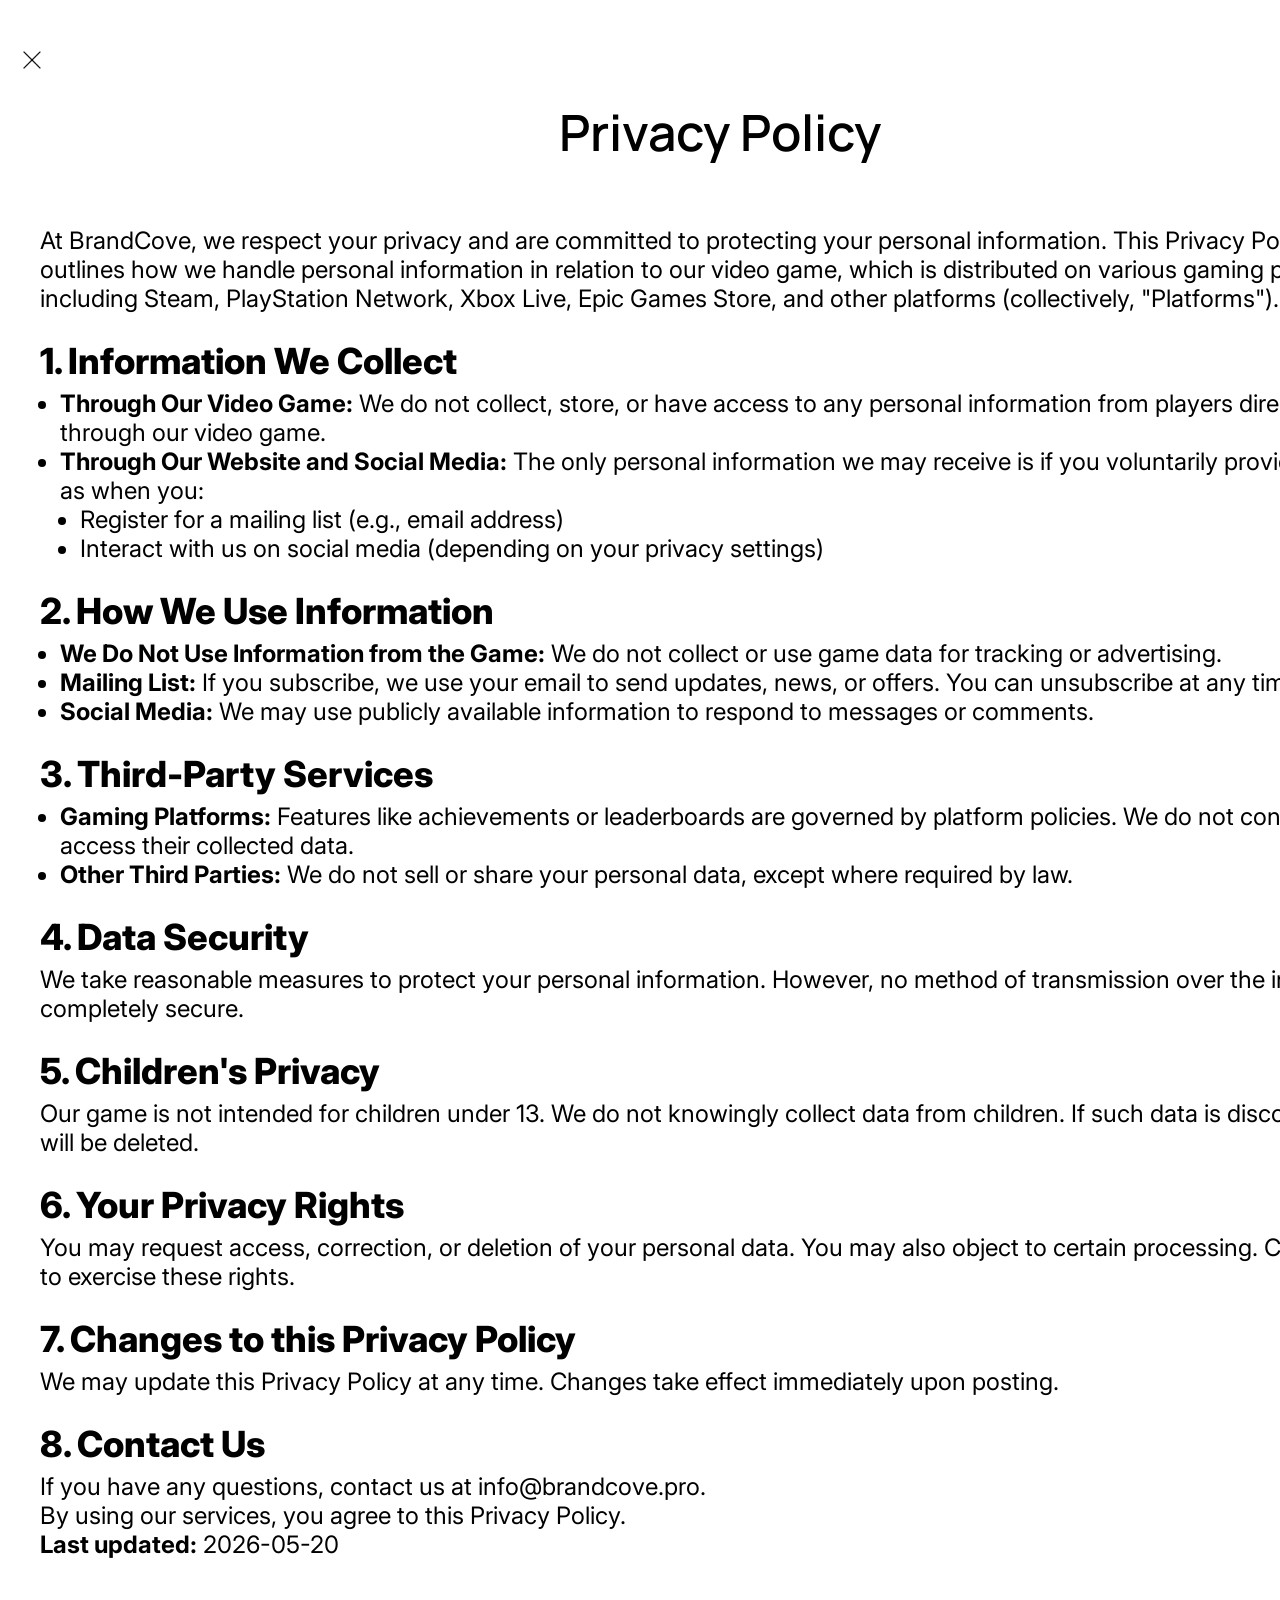
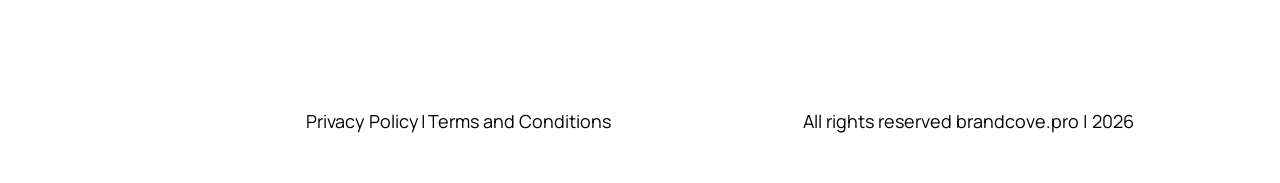
<file: policy.html>
<!doctype html>
<html lang="en">
  <head>
    <meta charset="UTF-8" />
    <meta name="viewport" content="width=device-width, initial-scale=1.0" />

    <title>Privacy Policy</title>
    <link rel="icon" href="img/image 1.png" />

    <link rel="stylesheet" type="text/css" href="slick/slick.css" />
    <link rel="stylesheet" href="css/main.css" />
  </head>

  <body>
    <header class="p-m-header p-m-header-terms">
      <div class="p-m-header-background"></div>
      <nav class="p-m-navigation">
        <ul class="p-m-navigation-list-terms">
          <li class="p-m-navigation-item">
            <a href="/">
              <img
                class="p-m-header-terms-img"
                alt="logo"
                src="img/akar-icons_cross.png"
              />
            </a>
          </li>
        </ul>
      </nav>
    </header>

    <main style="background: #ffffff">
      <div class="p-m-policy-terms-container">
        <h1>Privacy Policy</h1>

        <p>
          At <span class="name">BrandCove</span>, we respect your privacy and
          are committed to protecting your personal information. This Privacy
          Policy outlines how we handle personal information in relation to our
          video game, which is distributed on various gaming platforms,
          including Steam, PlayStation Network, Xbox Live, Epic Games Store, and
          other platforms (collectively, "Platforms").
        </p>

        <section>
          <h2>1. Information We Collect</h2>
          <ul>
            <li>
              <strong>Through Our Video Game:</strong>
              We do not collect, store, or have access to any personal
              information from players directly through our video game.
            </li>
            <li>
              <strong>Through Our Website and Social Media:</strong>
              The only personal information we may receive is if you voluntarily
              provide it, such as when you:
              <ul>
                <li>Register for a mailing list (e.g., email address)</li>
                <li>
                  Interact with us on social media (depending on your privacy
                  settings)
                </li>
              </ul>
            </li>
          </ul>
        </section>

        <section>
          <h2>2. How We Use Information</h2>
          <ul>
            <li>
              <strong>We Do Not Use Information from the Game:</strong>
              We do not collect or use game data for tracking or advertising.
            </li>
            <li>
              <strong>Mailing List:</strong>
              If you subscribe, we use your email to send updates, news, or
              offers. You can unsubscribe at any time.
            </li>
            <li>
              <strong>Social Media:</strong>
              We may use publicly available information to respond to messages
              or comments.
            </li>
          </ul>
        </section>

        <section>
          <h2>3. Third-Party Services</h2>
          <ul>
            <li>
              <strong>Gaming Platforms:</strong>
              Features like achievements or leaderboards are governed by
              platform policies. We do not control or access their collected
              data.
            </li>
            <li>
              <strong>Other Third Parties:</strong>
              We do not sell or share your personal data, except where required
              by law.
            </li>
          </ul>
        </section>

        <section>
          <h2>4. Data Security</h2>
          <p>
            We take reasonable measures to protect your personal information.
            However, no method of transmission over the internet is completely
            secure.
          </p>
        </section>

        <section>
          <h2>5. Children's Privacy</h2>
          <p>
            Our game is not intended for children under 13. We do not knowingly
            collect data from children. If such data is discovered, it will be
            deleted.
          </p>
        </section>

        <section>
          <h2>6. Your Privacy Rights</h2>
          <p>
            You may request access, correction, or deletion of your personal
            data. You may also object to certain processing. Contact us to
            exercise these rights.
          </p>
        </section>

        <section>
          <h2>7. Changes to this Privacy Policy</h2>
          <p>
            We may update this Privacy Policy at any time. Changes take effect
            immediately upon posting.
          </p>
        </section>

        <section>
          <h2>8. Contact Us</h2>
          <p>
            If you have any questions, contact us at
            <a href="mailto:info@brandcove.pro"
              ><span class="domain">info@brandcove.pro</span></a
            >.
          </p>
        </section>

        <p>By using our services, you agree to this Privacy Policy.</p>

        <p>
          <strong>Last updated:</strong> <span class="date">2026-05-20</span>
        </p>
      </div>
    </main>

    <footer class="p-m-footer" style="margin: auto; background: #ffffff">
      <div class="p-m-footer-container">
        <div class="p-m-footer-wrapper">
          <a class="p-m-footer-text" href="/policy.html">Privacy Policy</a>
          <p class="p-m-footer-text">|</p>
          <a class="p-m-footer-text" href="/terms.html"
            >Terms and Conditions
          </a>
        </div>

        <p class="p-m-footer-copyright">
          All rights reserved brandcove.pro | 2026
        </p>
      </div>
    </footer>
    <script src="js/mobile-menu.js"></script>
  </body>
</html>
</file>
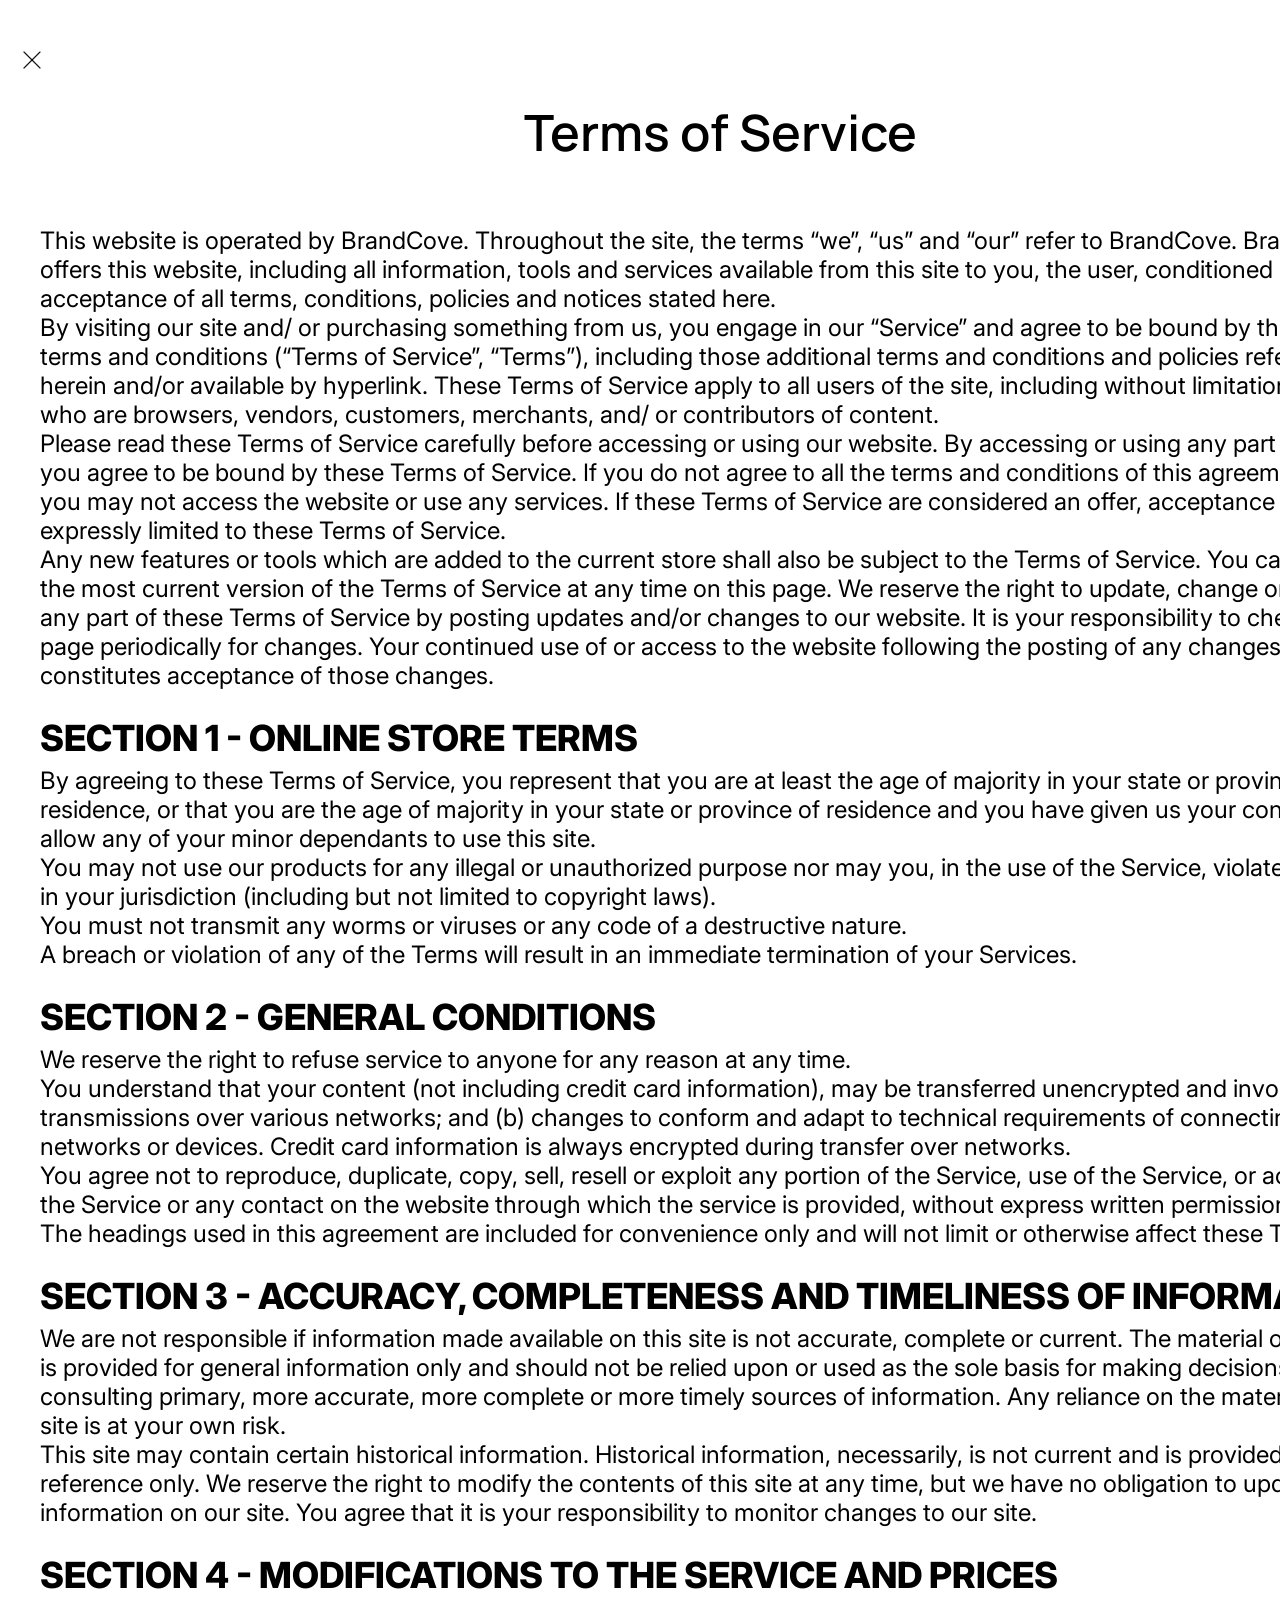
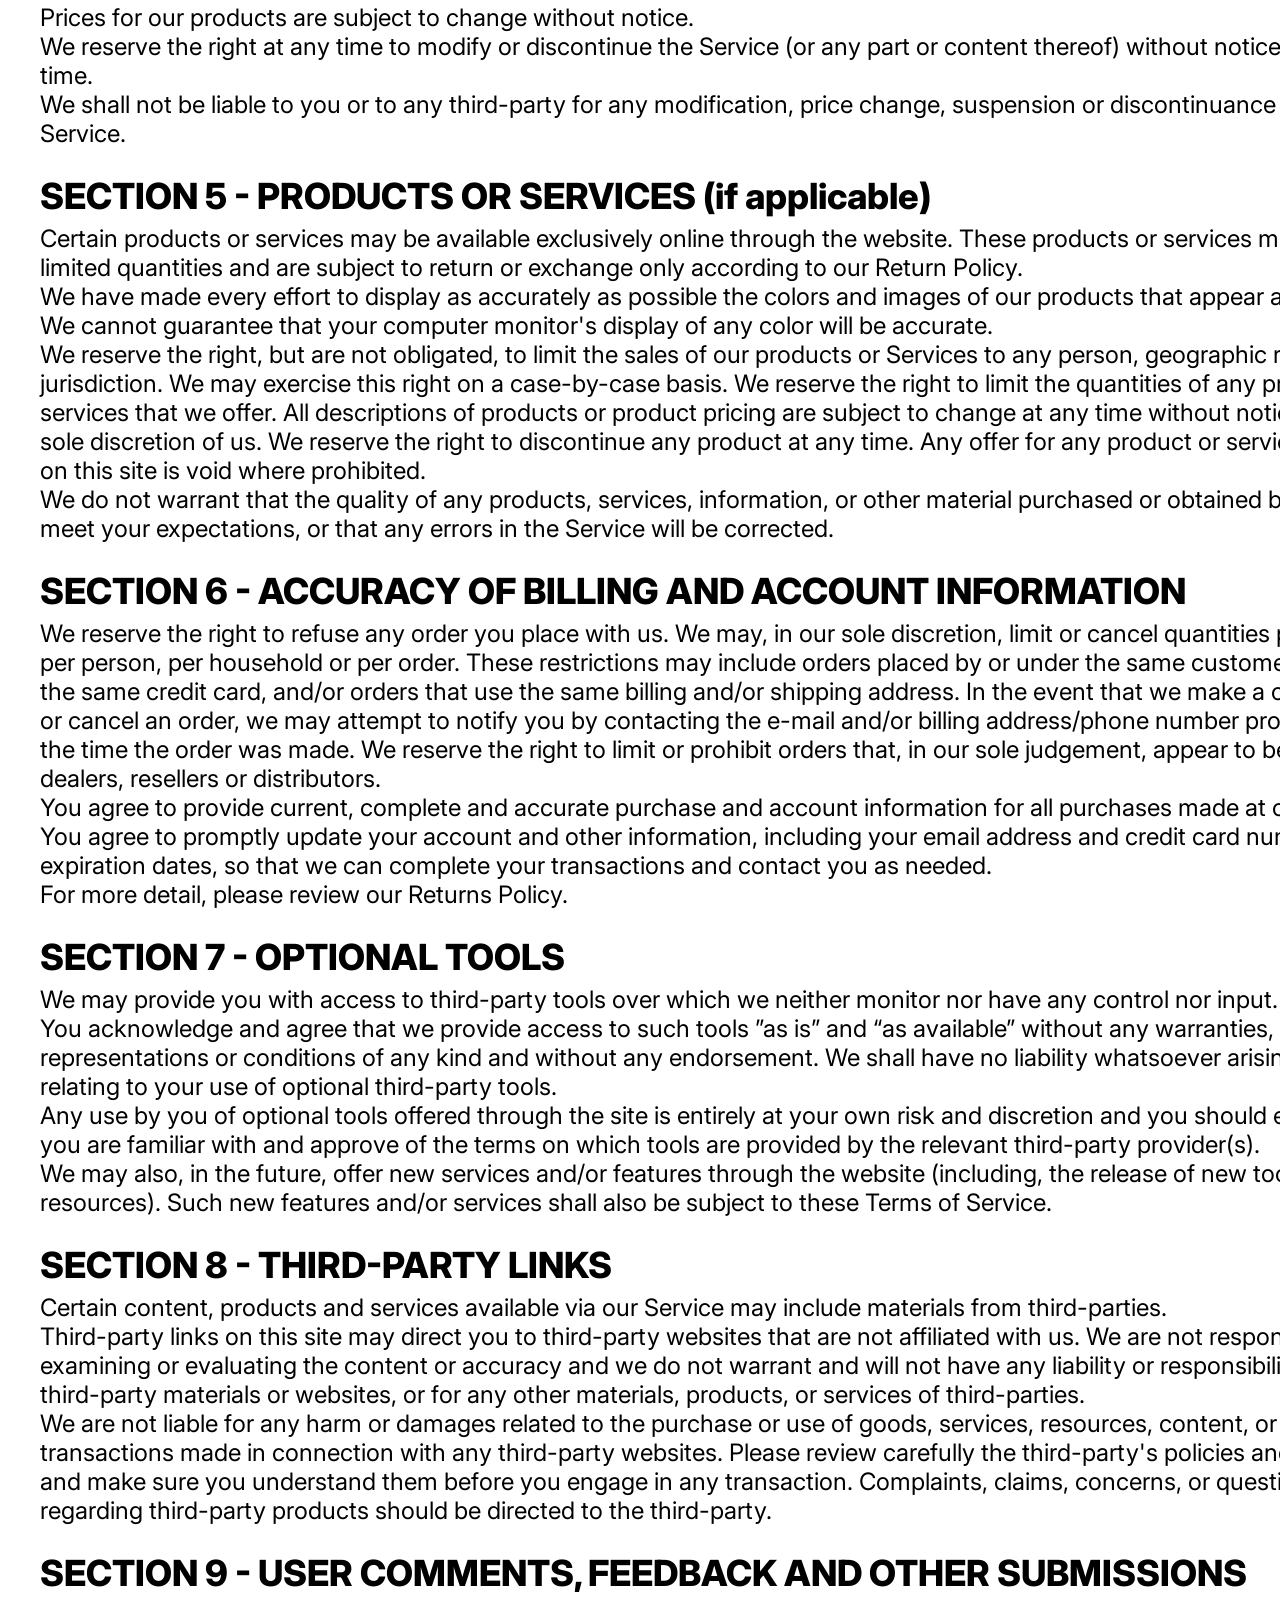
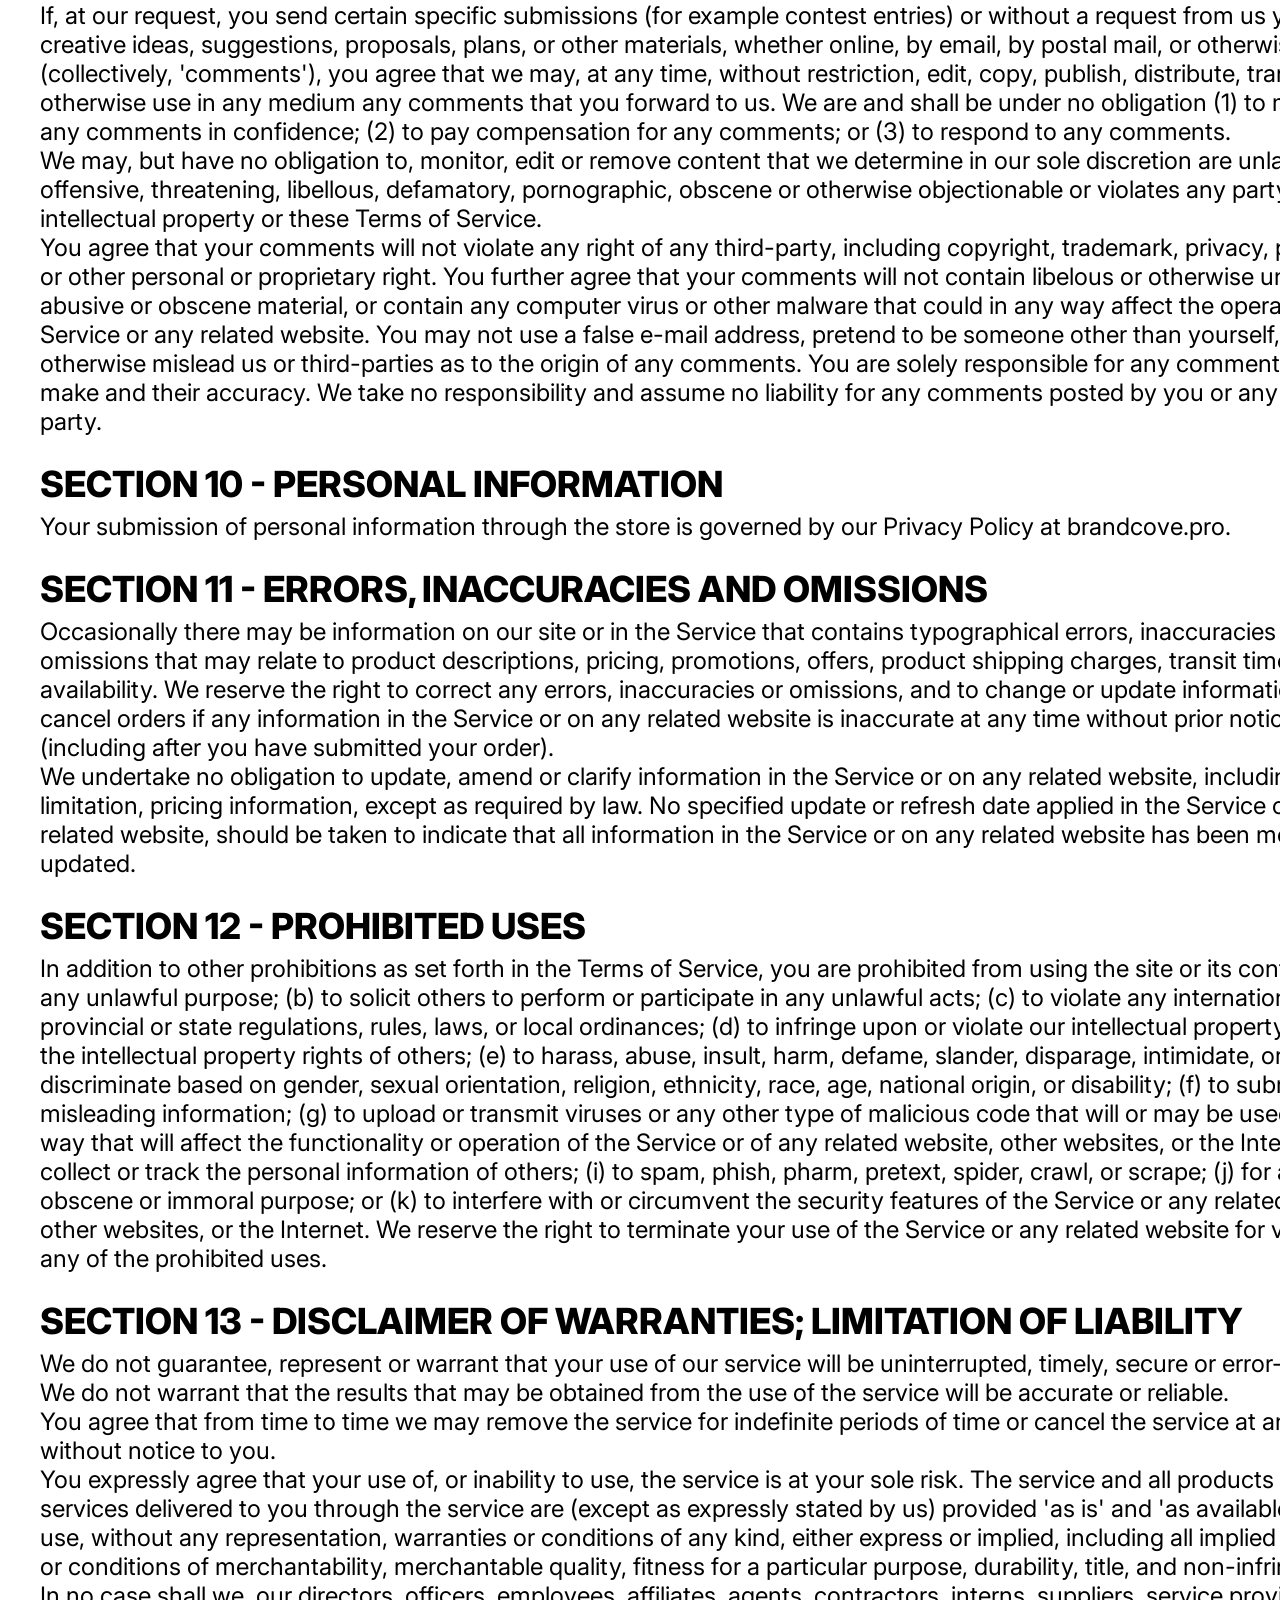
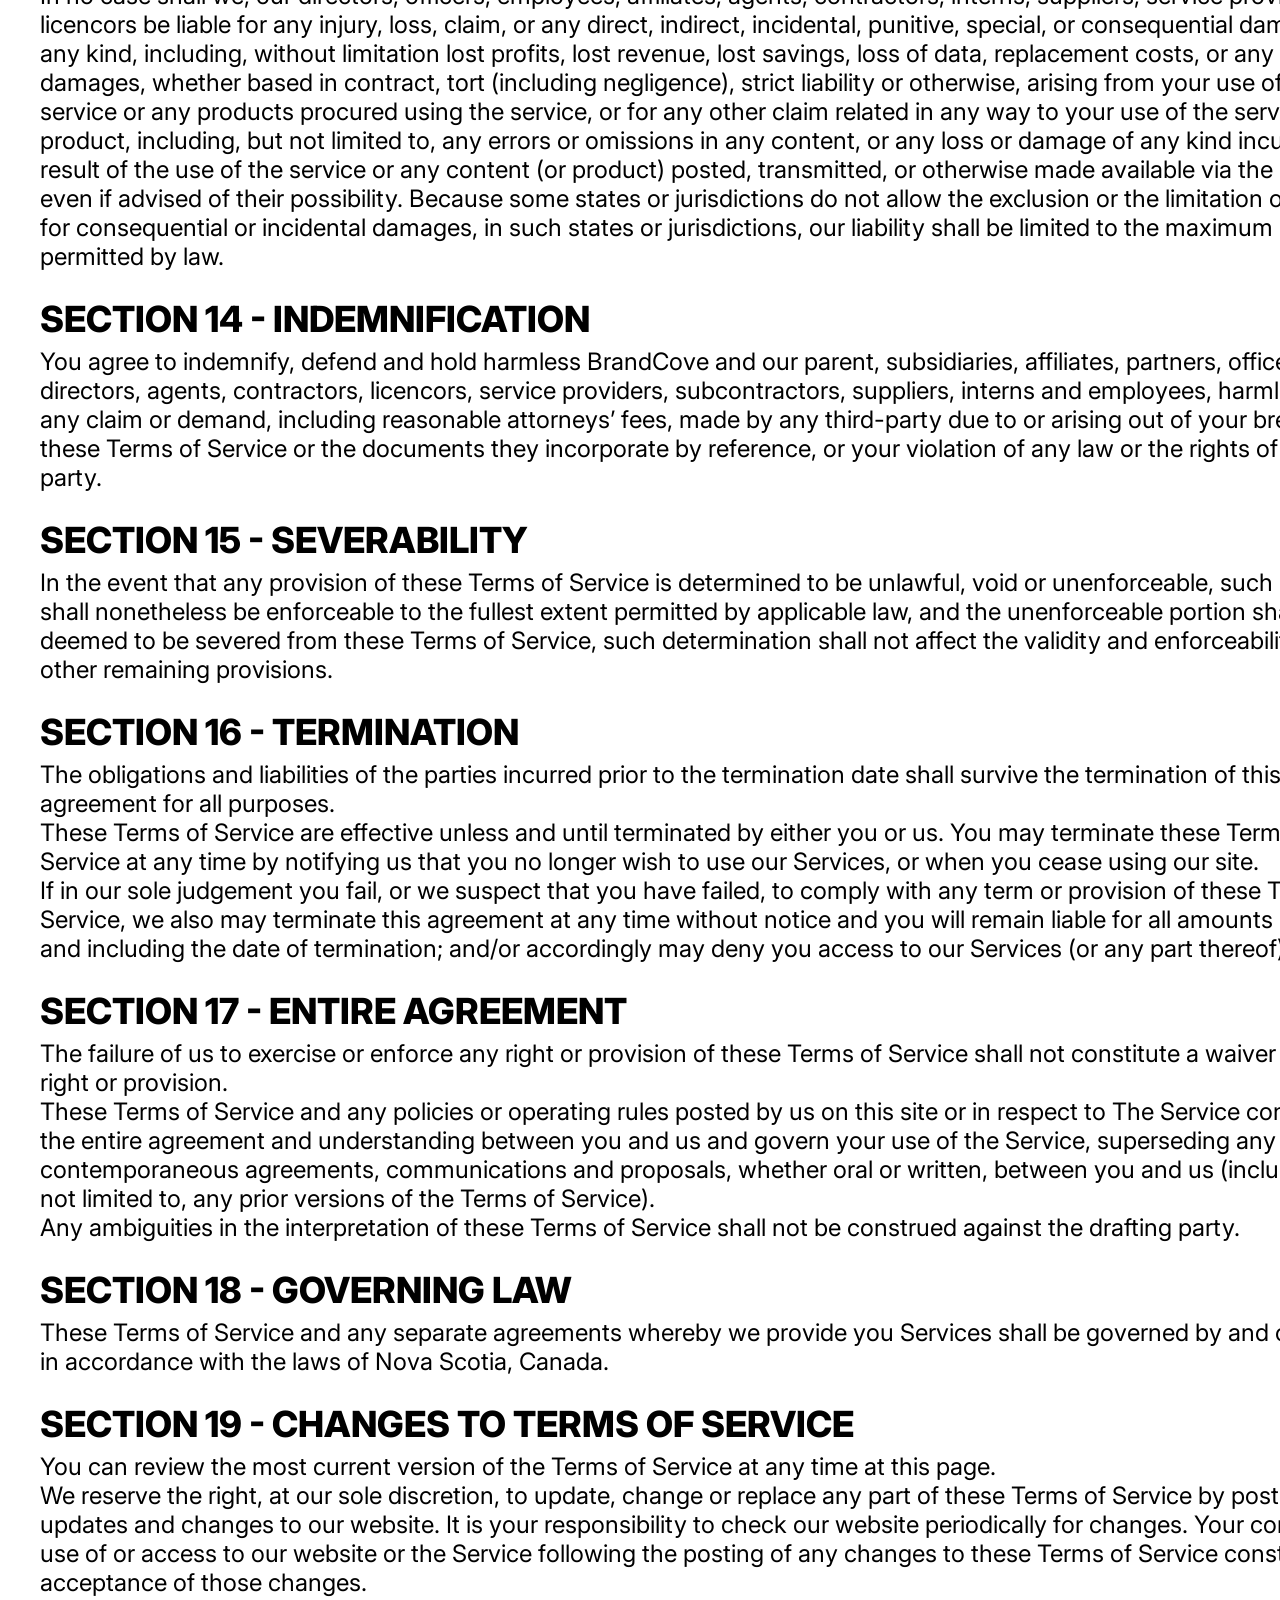
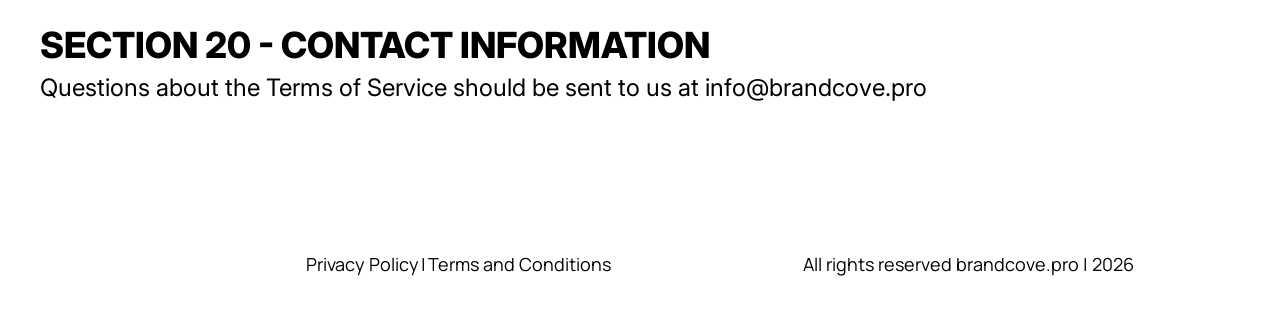
<file: terms.html>
<!doctype html>
<html lang="en">
  <head>
    <meta charset="UTF-8" />
    <meta name="viewport" content="width=device-width, initial-scale=1.0" />

    <title>Terms of Service</title>
    <link rel="icon" href="img/image 1.png" />

    <link rel="stylesheet" type="text/css" href="slick/slick.css" />
    <link rel="stylesheet" href="css/main.css" />
  </head>

  <body>
    <header class="p-m-header p-m-header-terms">
      <div class="p-m-header-background"></div>
      <nav class="p-m-navigation">
        <ul class="p-m-navigation-list-terms">
          <li class="p-m-navigation-item">
            <a href="/">
              <img
                class="p-m-header-terms-img"
                alt="logo"
                src="img/akar-icons_cross.png"
              />
            </a>
          </li>
        </ul>
      </nav>
    </header>
    <main>
      <section style="background: #ffffff">
        <div class="p-m-policy-terms-container">
          <h1>Terms of Service</h1>

          <p>
            This website is operated by <span class="name">BrandCove</span>.
            Throughout the site, the terms “we”, “us” and “our” refer to
            <span class="name">BrandCove</span>.
            <span class="name">BrandCove</span>
            offers this website, including all information, tools and services
            available from this site to you, the user, conditioned upon your
            acceptance of all terms, conditions, policies and notices stated
            here.
          </p>
          <p>
            By visiting our site and/ or purchasing something from us, you
            engage in our “Service” and agree to be bound by the following terms
            and conditions (“Terms of Service”, “Terms”), including those
            additional terms and conditions and policies referenced herein
            and/or available by hyperlink. These Terms of Service apply to all
            users of the site, including without limitation users who are
            browsers, vendors, customers, merchants, and/ or contributors of
            content.
          </p>
          <p>
            Please read these Terms of Service carefully before accessing or
            using our website. By accessing or using any part of the site, you
            agree to be bound by these Terms of Service. If you do not agree to
            all the terms and conditions of this agreement, then you may not
            access the website or use any services. If these Terms of Service
            are considered an offer, acceptance is expressly limited to these
            Terms of Service.
          </p>
          <p>
            Any new features or tools which are added to the current store shall
            also be subject to the Terms of Service. You can review the most
            current version of the Terms of Service at any time on this page. We
            reserve the right to update, change or replace any part of these
            Terms of Service by posting updates and/or changes to our website.
            It is your responsibility to check this page periodically for
            changes. Your continued use of or access to the website following
            the posting of any changes constitutes acceptance of those changes.
          </p>

          <h3>SECTION 1 - ONLINE STORE TERMS</h3>
          <p>
            By agreeing to these Terms of Service, you represent that you are at
            least the age of majority in your state or province of residence, or
            that you are the age of majority in your state or province of
            residence and you have given us your consent to allow any of your
            minor dependants to use this site.
          </p>
          <p>
            You may not use our products for any illegal or unauthorized purpose
            nor may you, in the use of the Service, violate any laws in your
            jurisdiction (including but not limited to copyright laws).
          </p>
          <p>
            You must not transmit any worms or viruses or any code of a
            destructive nature.
          </p>
          <p>
            A breach or violation of any of the Terms will result in an
            immediate termination of your Services.
          </p>

          <h3>SECTION 2 - GENERAL CONDITIONS</h3>
          <p>
            We reserve the right to refuse service to anyone for any reason at
            any time.
          </p>
          <p>
            You understand that your content (not including credit card
            information), may be transferred unencrypted and involve (a)
            transmissions over various networks; and (b) changes to conform and
            adapt to technical requirements of connecting networks or devices.
            Credit card information is always encrypted during transfer over
            networks.
          </p>
          <p>
            You agree not to reproduce, duplicate, copy, sell, resell or exploit
            any portion of the Service, use of the Service, or access to the
            Service or any contact on the website through which the service is
            provided, without express written permission by us.
          </p>
          <p>
            The headings used in this agreement are included for convenience
            only and will not limit or otherwise affect these Terms.
          </p>

          <h3>
            SECTION 3 - ACCURACY, COMPLETENESS AND TIMELINESS OF INFORMATION
          </h3>
          <p>
            We are not responsible if information made available on this site is
            not accurate, complete or current. The material on this site is
            provided for general information only and should not be relied upon
            or used as the sole basis for making decisions without consulting
            primary, more accurate, more complete or more timely sources of
            information. Any reliance on the material on this site is at your
            own risk.
          </p>
          <p>
            This site may contain certain historical information. Historical
            information, necessarily, is not current and is provided for your
            reference only. We reserve the right to modify the contents of this
            site at any time, but we have no obligation to update any
            information on our site. You agree that it is your responsibility to
            monitor changes to our site.
          </p>

          <h3>SECTION 4 - MODIFICATIONS TO THE SERVICE AND PRICES</h3>
          <p>Prices for our products are subject to change without notice.</p>
          <p>
            We reserve the right at any time to modify or discontinue the
            Service (or any part or content thereof) without notice at any time.
          </p>
          <p>
            We shall not be liable to you or to any third-party for any
            modification, price change, suspension or discontinuance of the
            Service.
          </p>

          <h3>SECTION 5 - PRODUCTS OR SERVICES (if applicable)</h3>
          <p>
            Certain products or services may be available exclusively online
            through the website. These products or services may have limited
            quantities and are subject to return or exchange only according to
            our Return Policy.
          </p>
          <p>
            We have made every effort to display as accurately as possible the
            colors and images of our products that appear at the store. We
            cannot guarantee that your computer monitor's display of any color
            will be accurate.
          </p>
          <p>
            We reserve the right, but are not obligated, to limit the sales of
            our products or Services to any person, geographic region or
            jurisdiction. We may exercise this right on a case-by-case basis. We
            reserve the right to limit the quantities of any products or
            services that we offer. All descriptions of products or product
            pricing are subject to change at any time without notice, at the
            sole discretion of us. We reserve the right to discontinue any
            product at any time. Any offer for any product or service made on
            this site is void where prohibited.
          </p>
          <p>
            We do not warrant that the quality of any products, services,
            information, or other material purchased or obtained by you will
            meet your expectations, or that any errors in the Service will be
            corrected.
          </p>

          <h3>SECTION 6 - ACCURACY OF BILLING AND ACCOUNT INFORMATION</h3>
          <p>
            We reserve the right to refuse any order you place with us. We may,
            in our sole discretion, limit or cancel quantities purchased per
            person, per household or per order. These restrictions may include
            orders placed by or under the same customer account, the same credit
            card, and/or orders that use the same billing and/or shipping
            address. In the event that we make a change to or cancel an order,
            we may attempt to notify you by contacting the e-mail and/or billing
            address/phone number provided at the time the order was made. We
            reserve the right to limit or prohibit orders that, in our sole
            judgement, appear to be placed by dealers, resellers or
            distributors.
          </p>
          <p>
            You agree to provide current, complete and accurate purchase and
            account information for all purchases made at our store. You agree
            to promptly update your account and other information, including
            your email address and credit card numbers and expiration dates, so
            that we can complete your transactions and contact you as needed.
          </p>
          <p>For more detail, please review our Returns Policy.</p>

          <h3>SECTION 7 - OPTIONAL TOOLS</h3>
          <p>
            We may provide you with access to third-party tools over which we
            neither monitor nor have any control nor input.
          </p>
          <p>
            You acknowledge and agree that we provide access to such tools ”as
            is” and “as available” without any warranties, representations or
            conditions of any kind and without any endorsement. We shall have no
            liability whatsoever arising from or relating to your use of
            optional third-party tools.
          </p>
          <p>
            Any use by you of optional tools offered through the site is
            entirely at your own risk and discretion and you should ensure that
            you are familiar with and approve of the terms on which tools are
            provided by the relevant third-party provider(s).
          </p>
          <p>
            We may also, in the future, offer new services and/or features
            through the website (including, the release of new tools and
            resources). Such new features and/or services shall also be subject
            to these Terms of Service.
          </p>

          <h3>SECTION 8 - THIRD-PARTY LINKS</h3>
          <p>
            Certain content, products and services available via our Service may
            include materials from third-parties.
          </p>
          <p>
            Third-party links on this site may direct you to third-party
            websites that are not affiliated with us. We are not responsible for
            examining or evaluating the content or accuracy and we do not
            warrant and will not have any liability or responsibility for any
            third-party materials or websites, or for any other materials,
            products, or services of third-parties.
          </p>
          <p>
            We are not liable for any harm or damages related to the purchase or
            use of goods, services, resources, content, or any other
            transactions made in connection with any third-party websites.
            Please review carefully the third-party's policies and practices and
            make sure you understand them before you engage in any transaction.
            Complaints, claims, concerns, or questions regarding third-party
            products should be directed to the third-party.
          </p>

          <h3>SECTION 9 - USER COMMENTS, FEEDBACK AND OTHER SUBMISSIONS</h3>
          <p>
            If, at our request, you send certain specific submissions (for
            example contest entries) or without a request from us you send
            creative ideas, suggestions, proposals, plans, or other materials,
            whether online, by email, by postal mail, or otherwise
            (collectively, 'comments'), you agree that we may, at any time,
            without restriction, edit, copy, publish, distribute, translate and
            otherwise use in any medium any comments that you forward to us. We
            are and shall be under no obligation (1) to maintain any comments in
            confidence; (2) to pay compensation for any comments; or (3) to
            respond to any comments.
          </p>
          <p>
            We may, but have no obligation to, monitor, edit or remove content
            that we determine in our sole discretion are unlawful, offensive,
            threatening, libellous, defamatory, pornographic, obscene or
            otherwise objectionable or violates any party’s intellectual
            property or these Terms of Service.
          </p>
          <p>
            You agree that your comments will not violate any right of any
            third-party, including copyright, trademark, privacy, personality or
            other personal or proprietary right. You further agree that your
            comments will not contain libelous or otherwise unlawful, abusive or
            obscene material, or contain any computer virus or other malware
            that could in any way affect the operation of the Service or any
            related website. You may not use a false e-mail address, pretend to
            be someone other than yourself, or otherwise mislead us or
            third-parties as to the origin of any comments. You are solely
            responsible for any comments you make and their accuracy. We take no
            responsibility and assume no liability for any comments posted by
            you or any third-party.
          </p>

          <h3>SECTION 10 - PERSONAL INFORMATION</h3>
          <p>
            Your submission of personal information through the store is
            governed by our Privacy Policy at
            <span class="app-domain">brandcove.pro</span>.
          </p>

          <h3>SECTION 11 - ERRORS, INACCURACIES AND OMISSIONS</h3>
          <p>
            Occasionally there may be information on our site or in the Service
            that contains typographical errors, inaccuracies or omissions that
            may relate to product descriptions, pricing, promotions, offers,
            product shipping charges, transit times and availability. We reserve
            the right to correct any errors, inaccuracies or omissions, and to
            change or update information or cancel orders if any information in
            the Service or on any related website is inaccurate at any time
            without prior notice (including after you have submitted your
            order).
          </p>
          <p>
            We undertake no obligation to update, amend or clarify information
            in the Service or on any related website, including without
            limitation, pricing information, except as required by law. No
            specified update or refresh date applied in the Service or on any
            related website, should be taken to indicate that all information in
            the Service or on any related website has been modified or updated.
          </p>

          <h3>SECTION 12 - PROHIBITED USES</h3>
          <p>
            In addition to other prohibitions as set forth in the Terms of
            Service, you are prohibited from using the site or its content: (a)
            for any unlawful purpose; (b) to solicit others to perform or
            participate in any unlawful acts; (c) to violate any international,
            federal, provincial or state regulations, rules, laws, or local
            ordinances; (d) to infringe upon or violate our intellectual
            property rights or the intellectual property rights of others; (e)
            to harass, abuse, insult, harm, defame, slander, disparage,
            intimidate, or discriminate based on gender, sexual orientation,
            religion, ethnicity, race, age, national origin, or disability; (f)
            to submit false or misleading information; (g) to upload or transmit
            viruses or any other type of malicious code that will or may be used
            in any way that will affect the functionality or operation of the
            Service or of any related website, other websites, or the Internet;
            (h) to collect or track the personal information of others; (i) to
            spam, phish, pharm, pretext, spider, crawl, or scrape; (j) for any
            obscene or immoral purpose; or (k) to interfere with or circumvent
            the security features of the Service or any related website, other
            websites, or the Internet. We reserve the right to terminate your
            use of the Service or any related website for violating any of the
            prohibited uses.
          </p>

          <h3>
            SECTION 13 - DISCLAIMER OF WARRANTIES; LIMITATION OF LIABILITY
          </h3>
          <p>
            We do not guarantee, represent or warrant that your use of our
            service will be uninterrupted, timely, secure or error-free.
          </p>
          <p>
            We do not warrant that the results that may be obtained from the use
            of the service will be accurate or reliable.
          </p>
          <p>
            You agree that from time to time we may remove the service for
            indefinite periods of time or cancel the service at any time,
            without notice to you.
          </p>

          <p>
            You expressly agree that your use of, or inability to use, the
            service is at your sole risk. The service and all products and
            services delivered to you through the service are (except as
            expressly stated by us) provided 'as is' and 'as available' for your
            use, without any representation, warranties or conditions of any
            kind, either express or implied, including all implied warranties or
            conditions of merchantability, merchantable quality, fitness for a
            particular purpose, durability, title, and non-infringement.
          </p>
          <p>
            In no case shall we, our directors, officers, employees, affiliates,
            agents, contractors, interns, suppliers, service providers or
            licencors be liable for any injury, loss, claim, or any direct,
            indirect, incidental, punitive, special, or consequential damages of
            any kind, including, without limitation lost profits, lost revenue,
            lost savings, loss of data, replacement costs, or any similar
            damages, whether based in contract, tort (including negligence),
            strict liability or otherwise, arising from your use of any of the
            service or any products procured using the service, or for any other
            claim related in any way to your use of the service or any product,
            including, but not limited to, any errors or omissions in any
            content, or any loss or damage of any kind incurred as a result of
            the use of the service or any content (or product) posted,
            transmitted, or otherwise made available via the service, even if
            advised of their possibility. Because some states or jurisdictions
            do not allow the exclusion or the limitation of liability for
            consequential or incidental damages, in such states or
            jurisdictions, our liability shall be limited to the maximum extent
            permitted by law.
          </p>

          <h3>SECTION 14 - INDEMNIFICATION</h3>
          <p>
            You agree to indemnify, defend and hold harmless
            <span class="name">BrandCove</span> and our parent, subsidiaries,
            affiliates, partners, officers, directors, agents, contractors,
            licencors, service providers, subcontractors, suppliers, interns and
            employees, harmless from any claim or demand, including reasonable
            attorneys’ fees, made by any third-party due to or arising out of
            your breach of these Terms of Service or the documents they
            incorporate by reference, or your violation of any law or the rights
            of a third-party.
          </p>

          <h3>SECTION 15 - SEVERABILITY</h3>
          <p>
            In the event that any provision of these Terms of Service is
            determined to be unlawful, void or unenforceable, such provision
            shall nonetheless be enforceable to the fullest extent permitted by
            applicable law, and the unenforceable portion shall be deemed to be
            severed from these Terms of Service, such determination shall not
            affect the validity and enforceability of any other remaining
            provisions.
          </p>

          <h3>SECTION 16 - TERMINATION</h3>
          <p>
            The obligations and liabilities of the parties incurred prior to the
            termination date shall survive the termination of this agreement for
            all purposes.
          </p>
          <p>
            These Terms of Service are effective unless and until terminated by
            either you or us. You may terminate these Terms of Service at any
            time by notifying us that you no longer wish to use our Services, or
            when you cease using our site.
          </p>
          <p>
            If in our sole judgement you fail, or we suspect that you have
            failed, to comply with any term or provision of these Terms of
            Service, we also may terminate this agreement at any time without
            notice and you will remain liable for all amounts due up to and
            including the date of termination; and/or accordingly may deny you
            access to our Services (or any part thereof).
          </p>

          <h3>SECTION 17 - ENTIRE AGREEMENT</h3>
          <p>
            The failure of us to exercise or enforce any right or provision of
            these Terms of Service shall not constitute a waiver of such right
            or provision.
          </p>

          <p>
            These Terms of Service and any policies or operating rules posted by
            us on this site or in respect to The Service constitutes the entire
            agreement and understanding between you and us and govern your use
            of the Service, superseding any prior or contemporaneous agreements,
            communications and proposals, whether oral or written, between you
            and us (including, but not limited to, any prior versions of the
            Terms of Service).
          </p>
          <p>
            Any ambiguities in the interpretation of these Terms of Service
            shall not be construed against the drafting party.
          </p>

          <h3>SECTION 18 - GOVERNING LAW</h3>
          <p>
            These Terms of Service and any separate agreements whereby we
            provide you Services shall be governed by and construed in
            accordance with the laws of Nova Scotia, Canada.
          </p>

          <h3>SECTION 19 - CHANGES TO TERMS OF SERVICE</h3>
          <p>
            You can review the most current version of the Terms of Service at
            any time at this page.
          </p>
          <p>
            We reserve the right, at our sole discretion, to update, change or
            replace any part of these Terms of Service by posting updates and
            changes to our website. It is your responsibility to check our
            website periodically for changes. Your continued use of or access to
            our website or the Service following the posting of any changes to
            these Terms of Service constitutes acceptance of those changes.
          </p>

          <h3>SECTION 20 - CONTACT INFORMATION</h3>
          <p>
            Questions about the Terms of Service should be sent to us at
            <a href="mailto:info@brandcove.pro"
              ><span class="domain">info@brandcove.pro</span></a
            >
          </p>
        </div>
      </section>
    </main>
    <footer class="p-m-footer" style="margin: auto; background: #ffffff">
      <div class="p-m-footer-container">
        <div class="p-m-footer-wrapper">
          <a class="p-m-footer-text" href="/policy.html">Privacy Policy</a>
          <p class="p-m-footer-text">|</p>
          <a class="p-m-footer-text" href="/terms.html"
            >Terms and Conditions
          </a>
        </div>

        <p class="p-m-footer-copyright">
          All rights reserved brandcove.pro | 2026
        </p>
      </div>
    </footer>
    <script src="js/mobile-menu.js"></script>
  </body>
</html>
</file>
<file: css/main.css>
@import url("https://fonts.googleapis.com/css2?family=Inter:ital,opsz,wght@0,14..32,100..900;1,14..32,100..900&family=Manrope:wght@200..800&display=swap");

*,
*::before,
*::after {
  box-sizing: border-box;
}
html {
  scroll-behavior: smooth;
}

body {
  margin: 0;
  background: #67e8f9;

  color: #010101;
}

h1,
h2,
h3,
h4,
h5,
h6,
p {
  margin: 0;
}

ul,
ol {
  margin: 0;
  padding: 0;
  list-style: none;
}
dl,
dt,
dd {
  margin: 0;
  padding: 0;
}
img {
  display: block;
  height: auto;
}
figure {
  margin: 0;
  padding: 0;
  border: 0;
}
.list {
  list-style: none;
}

button,
a {
  cursor: pointer;
}

.button:hover {
  scale: 120%;
}

.p-m-header.is-open .p-m-header-background {
  left: 0;
}
.p-m-header-button-wrapper {
  margin-left: auto;
}
.p-m-header-icon {
  display: none;
}

.p-m-header-icon-button {
  display: -webkit-box;
  display: -ms-flexbox;
  display: flex;
  background-color: transparent;
  border: none;
  border-radius: 50%;
}
.p-m-navigation-list.is-open {
  right: 0;
}
.p-m-header-icon-menu {
  display: block;
}

.p-m-header-icon-button.is-open .p-m-header-icon-menu {
  display: none;
}

.p-m-header-icon-button.is-open .p-m-header-icon-close {
  display: block;
}

.p-m-header {
  position: fixed;
  width: 100%;
  z-index: 5;
  transition: background-color 0.3s ease;
  background: transparent;
  display: flex;
  height: 84px;
  background: #67e8f9;
}

.p-m-header-background {
  position: absolute;
  top: 0;
  right: 0;
  bottom: 0;
  left: 100%;
  z-index: -1;
  transition: left 0.3s ease;
  background: #67e8f9;
}
.p-m-header.is-open .p-m-header-background {
  left: 0;
}
.p-m-header-button-wrapper {
  margin-right: auto;
  display: flex;
  align-items: center;
  justify-content: space-between;
}

.p-m-header-icon-menu {
  display: block;
}

.p-m-header-icon-button.is-open .p-m-header-icon-menu {
  display: none;
}

.p-m-header-icon-button.is-open .p-m-header-icon-close {
  display: block;
}

.p-m-navigation {
  display: -ms-flexbox;
  -webkit-box-orient: vertical;
  -webkit-box-direction: normal;
  -ms-flex-direction: column;
  flex-direction: column;
  -webkit-box-align: center;
  -ms-flex-align: center;
  align-items: center;
  -webkit-box-flex: 1;
  -ms-flex: 1;
  flex: 1;
  padding: 8px 24px 0;
  position: relative;
}

.p-m-navigation-list {
  display: flex;
  flex-direction: column;
  align-items: center;
  position: absolute;
  top: 100%;
  right: -100%;
  width: 100%;
  height: auto;
  transition: 0.3s;
  z-index: 999;
  padding: 100px 0px;

  gap: 50px;
  background: #67e8f9;
}

.p-m-navigation-list.is-open {
  right: 0;
}

.p-m-navigation-link {
  transition: all 0.3s ease-in-out;
  text-decoration: none;
  color: #010101;
  font-family: Manrope;
  font-weight: 400;
  font-style: Regular;
  font-size: 18px;
  leading-trim: NONE;
  line-height: 24px;
  letter-spacing: 0px;
}

.p-m-navigation-link:hover,
.p-m-navigatioт-link:focus {
  color: #ffffff;
}

.p-m-header.is-open {
  background-color: transparent;
}

.p-m-navigation-img {
  display: none;
}

.p-m-header-terms {
  background: transparent;
}
.p-m-header-terms-img {
  width: 24px;
}
@media screen and (min-width: 1207px) {
  .p-m-navigation-img {
    display: block;
    margin-right: 160px;
  }
  .p-m-header-terms-img {
    margin-left: 20px;
  }
  .p-m-home-img {
    width: 288px;
    margin-top: 50px;
  }
  .p-m-policy-terms-header-icon-menu {
    display: none;
  }
  .p-m-header-button-wrapper {
    display: none;
  }
  .p-m-header {
    width: 100%;
    height: 120px;
    padding: 0;
    display: flex;
    align-items: center;
    justify-content: center;
    z-index: 1000;
  }

  .p-m-header-icon-button {
    display: none;
  }
  .p-m-navigation {
    display: flex;
    flex-direction: row;
    flex: 1;
    padding: 0;
    width: 1440px;
    padding: 0 0px;
    margin: auto;
  }

  .p-m-navigation-list {
    background-color: transparent;
    flex-direction: row;
    display: flex;
    position: static;
    width: 1440px;
    margin: auto;
    padding-block: 0;
    flex: 1;

    height: 0px;
    display: flex;
    justify-content: center;
    align-items: center;
    justify-content: center;
    padding: 0;
  }

  .p-m-navigation-link {
    font-family: Manrope;
    font-weight: 400;
    font-style: Regular;
    font-size: 18px;
    leading-trim: NONE;
    line-height: 24px;
    letter-spacing: 0px;
  }

  .p-m-navigation-item-desk {
    display: none;
  }
}

.p-m-home {
  width: 375px;
  margin: auto;
  height: 770px;
  background-image: url("/img/Frame\ 66.png");
}
.p-m-home-container {
  width: 375px;
  padding: 96px 24px 50px;
  margin: auto;
}

.p-m-home-title {
  font-family: Manrope;
  font-weight: 700;
  font-style: Bold;
  font-size: 30px;
  leading-trim: NONE;
  line-height: 40px;
  letter-spacing: 0px;
}

.p-m-home-text {
  font-family: Inter;
  font-weight: 400;
  font-style: Regular;
  font-size: 14px;
  leading-trim: NONE;
  line-height: 18px;
  letter-spacing: 0px;

  padding: 19px 0 0px;
}

@media screen and (min-width: 1207px) {
  .p-m-home {
    width: 1440px;
    height: 882px;
    background-image: url("/img/Frame\ 67.png");
  }
  .p-m-home-container {
    width: 1440px;
    padding: 283px 64px;
  }

  .p-m-home-title {
    font-family: Manrope;
    font-weight: 700;
    font-style: Bold;
    font-size: 60px;
    leading-trim: NONE;
    line-height: 75px;
    letter-spacing: 0px;
    width: 892px;
  }

  .p-m-home-text {
    font-family: Inter;
    font-weight: 400;
    font-style: Regular;
    font-size: 20px;
    leading-trim: NONE;
    line-height: 24px;
    letter-spacing: 0px;
    padding-top: 40px;
    width: 820px;
  }
}
.p-m-about {
  background: #1a1633;

  color: #ffffff;
}
.p-m-about-container {
  width: 375px;
  padding: 40px 24px;
  margin: auto;
}
.p-m-about-title {
  font-family: Manrope;
  font-weight: 700;
  font-style: Bold;
  font-size: 30px;
  leading-trim: NONE;
  line-height: 40px;
  letter-spacing: 0px;
  text-align: center;
}
.p-m-about-text {
  font-family: Inter;
  font-weight: 400;
  font-style: Regular;
  font-size: 14px;
  leading-trim: NONE;
  line-height: 18px;
  letter-spacing: 0px;

  padding-top: 20px;
}

@media screen and (min-width: 1207px) {
  .p-m-about-container {
    width: 1440px;
    padding: 64px 80px;
  }
  .p-m-about-title {
    font-family: Manrope;
    font-weight: 600;
    font-style: SemiBold;
    font-size: 50px;
    leading-trim: NONE;
    line-height: 65px;
    letter-spacing: 0px;
    text-align: center;
  }
  .p-m-about-text {
    font-family: Inter;
    font-weight: 400;
    font-style: Regular;
    font-size: 20px;
    leading-trim: NONE;
    line-height: 24px;
    letter-spacing: 0px;

    padding-top: 40px;
  }
}

.p-m-why-container {
  width: 375px;
  margin: auto;
  padding: 50px 20px;
  background-repeat: no-repeat;
  background-size: cover;
  background-position: center;
  background-image: url("/img/Frame\ 69.png");
  height: 726px;
}

.p-m-why-item {
  padding-top: 19px;
  font-family: Inter;
  font-weight: 400;
  font-style: Regular;
  font-size: 14px;
  leading-trim: NONE;
}

@media screen and (min-width: 1207px) {
  .p-m-why-container {
    width: 1440px;
    margin: auto;
    padding: 272px 97px 0 471px;
    background-repeat: no-repeat;
    background-size: cover;
    background-position: center;
    background-image: url("/img/Frame\ 70.png");
    height: 791px;
  }

  .p-m-why-item {
    padding-top: 42px;
    font-family: Inter;
    font-weight: 400;
    font-style: Regular;
    font-size: 20px;
    leading-trim: NONE;
    line-height: 24px;
    letter-spacing: 0px;
  }
  .p-m-about-title-two {
    text-align: left;
  }
}
.p-m-uniqueness {
  background: #1a1633;
}
.p-m-uniqueness-container {
  margin: auto;
  width: 375px;
  padding: 50px 24px;
  background: #1a1633;
  color: #ffffff;
}
.p-m-uniqueness-item {
  font-family: Inter;
  font-weight: 400;
  font-style: Regular;
  font-size: 14px;
  leading-trim: NONE;
  line-height: 18px;
  letter-spacing: 0px;
  padding-top: 20px;
}

@media screen and (min-width: 1207px) {
  .p-m-uniqueness-container {
    margin: auto;
    width: 1440px;
    padding: 64px 80px;
  }
  .p-m-uniqueness-list {
    padding: 40px 0px 0;
    display: flex;
    flex-direction: column;
    gap: 40px;
  }
  .p-m-uniqueness-item {
    padding-top: 40px;
    font-family: Inter;
    font-weight: 400;
    font-style: Regular;
    font-size: 20px;
    leading-trim: NONE;
    line-height: 24px;
    letter-spacing: 0px;
  }
}
.p-m-how {
  background: #1a1633;
}
.p-m-how-container {
  width: 375px;
  height: 477px;
  background-repeat: no-repeat;
  background-size: cover;
  background-position: center;
  background-image: url("/img/Contact\ –\ We’re\ Here\ to\ Help.png");
  margin: auto;
  width: 375px;
  padding: 144px 43px 0;
}
.p-m-how-text {
  font-family: Inter;
  font-weight: 400;
  font-style: Regular;
  font-size: 14px;
  leading-trim: NONE;
  padding: 20px 0;
}
.p-m-how-list {
  color: #010101;
  text-decoration: none;
}

.p-m-how-item {
  color: #ffffff;
  text-decoration: none;
  display: flex;
  gap: 12px;
  box-shadow:
    0px 4px 6px -4px #0000001a,
    0px 10px 15px -3px #0000001a;
  background: #1a1633;

  width: 302px;
  height: 54px;
  font-family: Inter;
  font-weight: 400;
  font-style: Regular;
  font-size: 14px;
  leading-trim: NONE;
  line-height: 100%;
  letter-spacing: 0px;
  align-items: center;
  justify-content: center;
  border-radius: 33554400px;
}

@media screen and (min-width: 1207px) {
  .p-m-how-container {
    width: 1440px;
    height: 637px;
    background-image: url("/img/Contact\ –\ We’re\ Here\ to\ Help\ \(1\).png");
    margin: auto;
    padding: 241px 30px 0;
  }
  .p-m-how-text {
    font-family: Inter;
    font-weight: 400;
    font-style: Regular;
    font-size: 20px;
    leading-trim: NONE;
    line-height: 24px;
    letter-spacing: 0px;
    width: 662px;
    margin: auto;
    padding: 32px 0;
  }

  .p-m-how-item {
    width: 297px;
    height: 68px;

    border-radius: 24px;
    margin: auto;
    font-weight: 400;
    font-style: Regular;
    font-size: 18px;
    leading-trim: NONE;
    line-height: 24px;
    letter-spacing: 0px;
    text-align: center;
  }
}

.p-m-policy-terms-container {
  padding: 100px 8px 50px;
  width: 375px;
  color: #000000;
  margin: auto;
  font-family: Inter;
  font-weight: 400;
  font-style: Regular;
  font-size: 14px;
  leading-trim: NONE;
}

.p-m-policy-terms-container h1 {
  text-align: center;
  margin-bottom: 35px;
  font-family: Manrope;
  font-weight: 700;
  font-style: Bold;
  font-size: 30px;
  leading-trim: NONE;
  line-height: 40px;
  letter-spacing: 0px;
}
.p-m-policy-terms-container h2,
.p-m-policy-terms-container h3 {
  margin: 20px 0 10px;
  font-family: Inter;
  font-weight: 800;
  font-style: Extra Bold;
  font-size: 20px;
  leading-trim: NONE;
  line-height: 100%;
  letter-spacing: 0%;
}
.p-m-policy-terms-container ul {
  list-style-type: disc;
  margin-left: 20px;
}

.p-m-policy-terms-container a {
  color: inherit;
  text-decoration: none;
}
@media screen and (min-width: 1207px) {
  .p-m-policy-terms-container {
    padding: 100px 40px;
    width: 1440px;
    font-family: Inter;
    font-weight: 400;
    font-style: Regular;
    font-size: 24px;
    leading-trim: NONE;
  }
  .p-m-policy-terms-container h1 {
    font-family: Manrope;
    font-weight: 600;
    font-style: SemiBold;
    font-size: 50px;
    leading-trim: NONE;
    line-height: 65px;
    letter-spacing: 0px;

    margin-bottom: 61px;
  }
  .p-m-policy-terms-container h2,
  .p-m-policy-terms-container h3 {
    font-family: Inter;
    font-weight: 800;
    font-style: Extra Bold;
    font-size: 36px;
    leading-trim: NONE;
    line-height: 100%;
    letter-spacing: 0%;

    margin: 30px 0 10px;
  }
}

.p-m-footer-container {
  width: 375px;
  padding: 32px 22px;
  margin: auto;
  display: flex;
  flex-direction: column;
  font-family: Manrope;
  font-weight: 400;
  font-style: Regular;
  font-size: 14px;
  leading-trim: NONE;
  line-height: 18px;
  letter-spacing: 0px;
  text-align: center;

  gap: 40px;
}

.p-m-footer-wrapper {
  display: flex;
  flex-direction: row;
  align-items: center;
  justify-content: center;
  gap: 2px;
}

.p-m-footer-text {
  text-decoration: none;
  color: inherit;
}

@media screen and (min-width: 1207px) {
  .p-m-footer-container {
    width: 1440px;
    padding: 50px 266px;
    flex-direction: row;
    justify-content: center;
    align-items: center;
    gap: 192px;
    font-family: Manrope;
    font-weight: 400;
    font-style: Regular;
    font-size: 18px;
    leading-trim: NONE;
    line-height: 24px;
    letter-spacing: 0px;
    text-align: center;
  }
}
</file>
